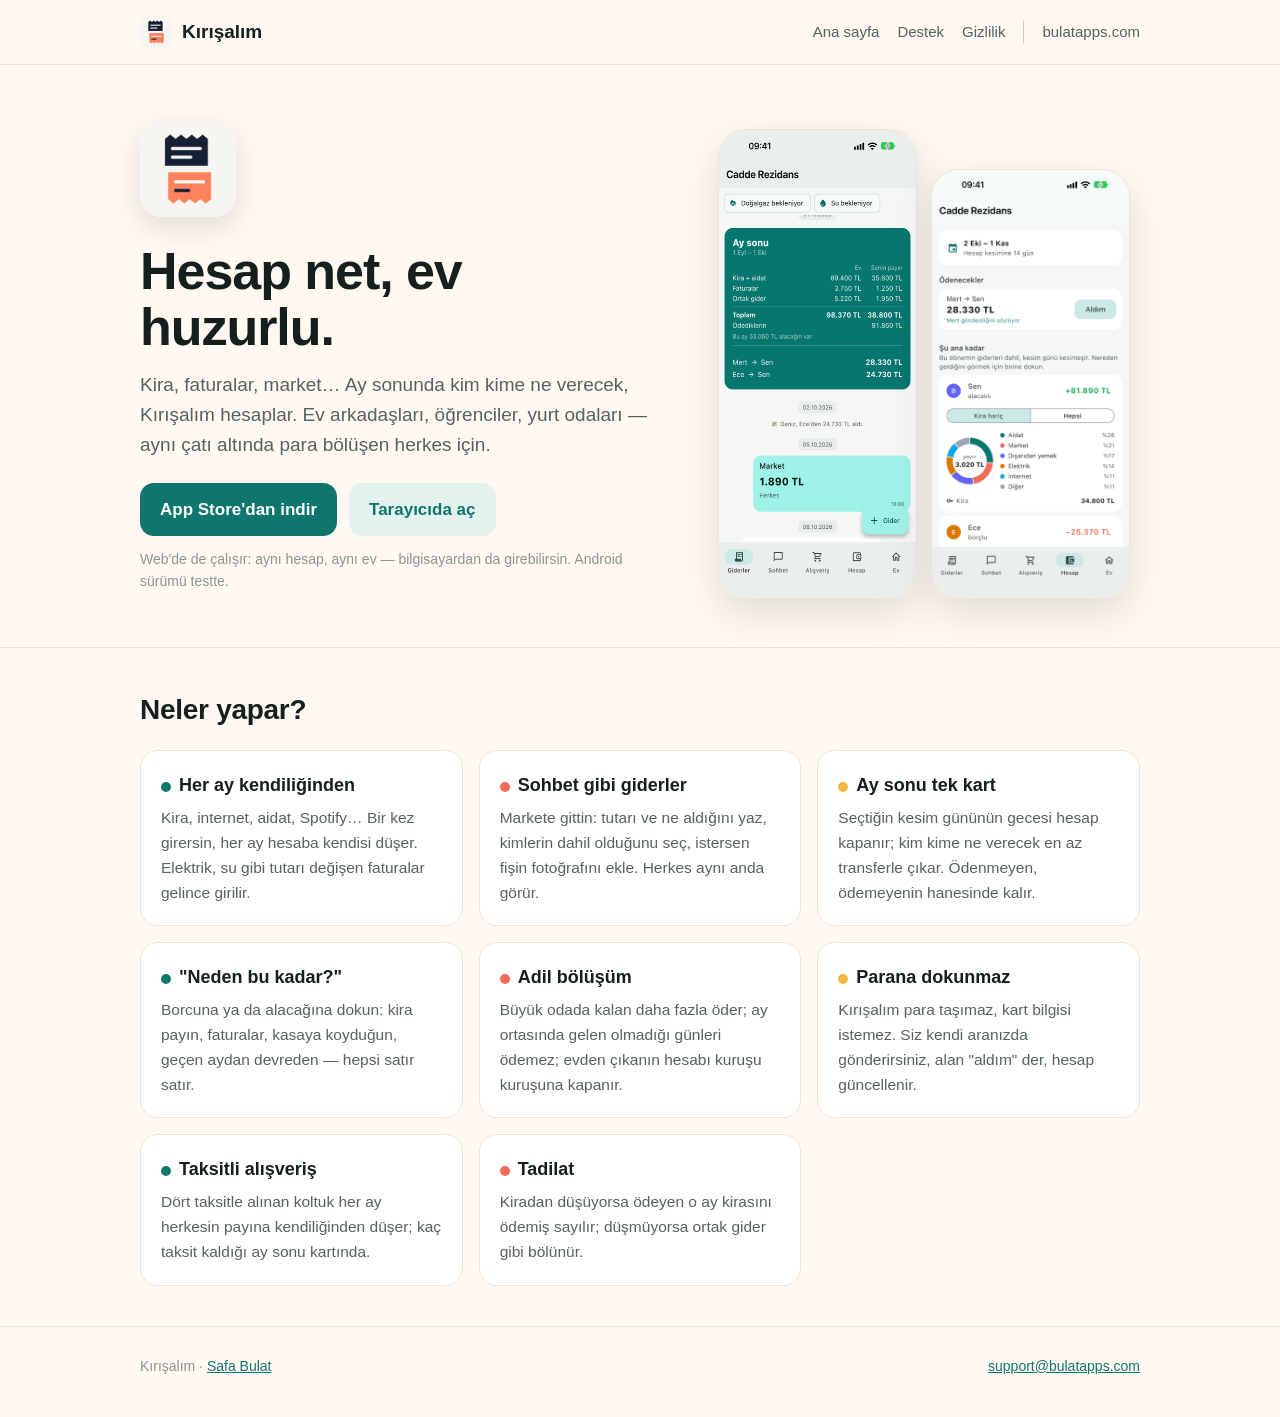
<file: index.html>
<!doctype html>
<html lang="tr">
<head>
<meta charset="utf-8">
<meta name="viewport" content="width=device-width, initial-scale=1">
<meta name="darkreader-lock">
<meta name="apple-itunes-app" content="app-id=6816543150">
<title>Kırışalım — ev arkadaşları için ortak hesap</title>
<meta name="description" content="Kira, faturalar, market… Ay sonunda kim kime ne verecek, Kırışalım hesaplar. Ev arkadaşları, öğrenciler ve yurt odaları için.">
<meta property="og:title" content="Kırışalım — ev arkadaşları için ortak hesap">
<meta property="og:description" content="Kira, faturalar, market… Ay sonunda kim kime ne verecek, Kırışalım hesaplar.">
<meta property="og:type" content="website">
<meta property="og:url" content="https://kirisalim.bulatapps.com/">
<meta property="og:locale" content="tr_TR">
<meta property="og:image" content="https://kirisalim.bulatapps.com/img/og.png">
<meta property="og:image:width" content="1200">
<meta property="og:image:height" content="630">
<meta name="twitter:card" content="summary_large_image">
<link rel="canonical" href="https://kirisalim.bulatapps.com/">
<script type="application/ld+json">
{"@context":"https://schema.org","@type":"SoftwareApplication","name":"Kırışalım","alternateName":"Kırışalım: Ev Hesabı",
"applicationCategory":"FinanceApplication","operatingSystem":"iOS, Android, Web","inLanguage":["tr","en"],
"description":"Ev arkadaşları için ortak hesap: kira ve faturalar her ay kendiliğinden düşer, market sohbet gibi girilir, ay sonunda kim kime ne verecek hesaplanır.",
"url":"https://kirisalim.bulatapps.com/","installUrl":"https://apps.apple.com/app/apple-store/id6816543150?pt=129311175&ct=site-jsonld&mt=8",
"sameAs":["https://apps.apple.com/app/id6816543150"],"image":"https://kirisalim.bulatapps.com/img/og.png","author":{"@type":"Person","name":"Safa Bulat"}}
</script>
<link rel="icon" href="img/icon.png">
<link rel="stylesheet" href="style.css">
</head>
<body>
<header><div class="wrap"><a class="wordmark" href="./"><img src="img/icon.png" alt="">Kırışalım</a><nav><a href="./">Ana sayfa</a><a href="support.html">Destek</a><a href="privacy.html">Gizlilik</a><a class="hub" href="https://bulatapps.com/">bulatapps.com</a></nav></div></header>
<main>
<div class="wrap hero">
  <div>
    <img class="icon" src="img/icon.png" alt="Kırışalım simgesi">
    <h1>Hesap net, ev huzurlu.</h1>
    <p class="lede">Kira, faturalar, market… Ay sonunda kim kime ne verecek, Kırışalım hesaplar. Ev arkadaşları, öğrenciler, yurt odaları — aynı çatı altında para bölüşen herkes için.</p>
    <div class="btns">
      <a class="btn" href="https://apps.apple.com/app/apple-store/id6816543150?pt=129311175&amp;ct=site&amp;mt=8">App Store'dan indir</a>
      <a class="btn ghost" href="https://web.kirisalim.bulatapps.com/">Tarayıcıda aç</a>
    </div>
    <p class="note">Web'de de çalışır: aynı hesap, aynı ev — bilgisayardan da girebilirsin. Android sürümü testte.</p>
  </div>
  <div class="phones">
    <img src="img/aysonu.png" alt="Ay sonu kartı: evin toplamı, kişinin payı ve kim kime ne verecek">
    <img src="img/doku.png" alt="Hesap ekranı: ödenecekler, kimin alacaklı kimin borçlu olduğu ve harcama dağılımı">
  </div>
</div>

<section>
  <div class="wrap">
    <h2>Neler yapar?</h2>
    <div class="grid">
      <div class="card"><h3><span class="dot" style="background:var(--teal)"></span>Her ay kendiliğinden</h3>
        <p>Kira, internet, aidat, Spotify… Bir kez girersin, her ay hesaba kendisi düşer. Elektrik, su gibi tutarı değişen faturalar gelince girilir.</p></div>
      <div class="card"><h3><span class="dot" style="background:var(--coral)"></span>Sohbet gibi giderler</h3>
        <p>Markete gittin: tutarı ve ne aldığını yaz, kimlerin dahil olduğunu seç, istersen fişin fotoğrafını ekle. Herkes aynı anda görür.</p></div>
      <div class="card"><h3><span class="dot" style="background:var(--gold)"></span>Ay sonu tek kart</h3>
        <p>Seçtiğin kesim gününün gecesi hesap kapanır; kim kime ne verecek en az transferle çıkar. Ödenmeyen, ödemeyenin hanesinde kalır.</p></div>
      <div class="card"><h3><span class="dot" style="background:var(--teal)"></span>"Neden bu kadar?"</h3>
        <p>Borcuna ya da alacağına dokun: kira payın, faturalar, kasaya koyduğun, geçen aydan devreden — hepsi satır satır.</p></div>
      <div class="card"><h3><span class="dot" style="background:var(--coral)"></span>Adil bölüşüm</h3>
        <p>Büyük odada kalan daha fazla öder; ay ortasında gelen olmadığı günleri ödemez; evden çıkanın hesabı kuruşu kuruşuna kapanır.</p></div>
      <div class="card"><h3><span class="dot" style="background:var(--gold)"></span>Parana dokunmaz</h3>
        <p>Kırışalım para taşımaz, kart bilgisi istemez. Siz kendi aranızda gönderirsiniz, alan "aldım" der, hesap güncellenir.</p></div>
      <div class="card"><h3><span class="dot" style="background:var(--teal)"></span>Taksitli alışveriş</h3>
        <p>Dört taksitle alınan koltuk her ay herkesin payına kendiliğinden düşer; kaç taksit kaldığı ay sonu kartında.</p></div>
      <div class="card"><h3><span class="dot" style="background:var(--coral)"></span>Tadilat</h3>
        <p>Kiradan düşüyorsa ödeyen o ay kirasını ödemiş sayılır; düşmüyorsa ortak gider gibi bölünür.</p></div>
    </div>
  </div>
</section>
</main>
<footer><div class="wrap"><span>Kırışalım · <a href="https://bulatapps.com/">Safa Bulat</a></span><span><a href="mailto:support@bulatapps.com">support@bulatapps.com</a></span></div></footer>
</body>
</html>
</file>
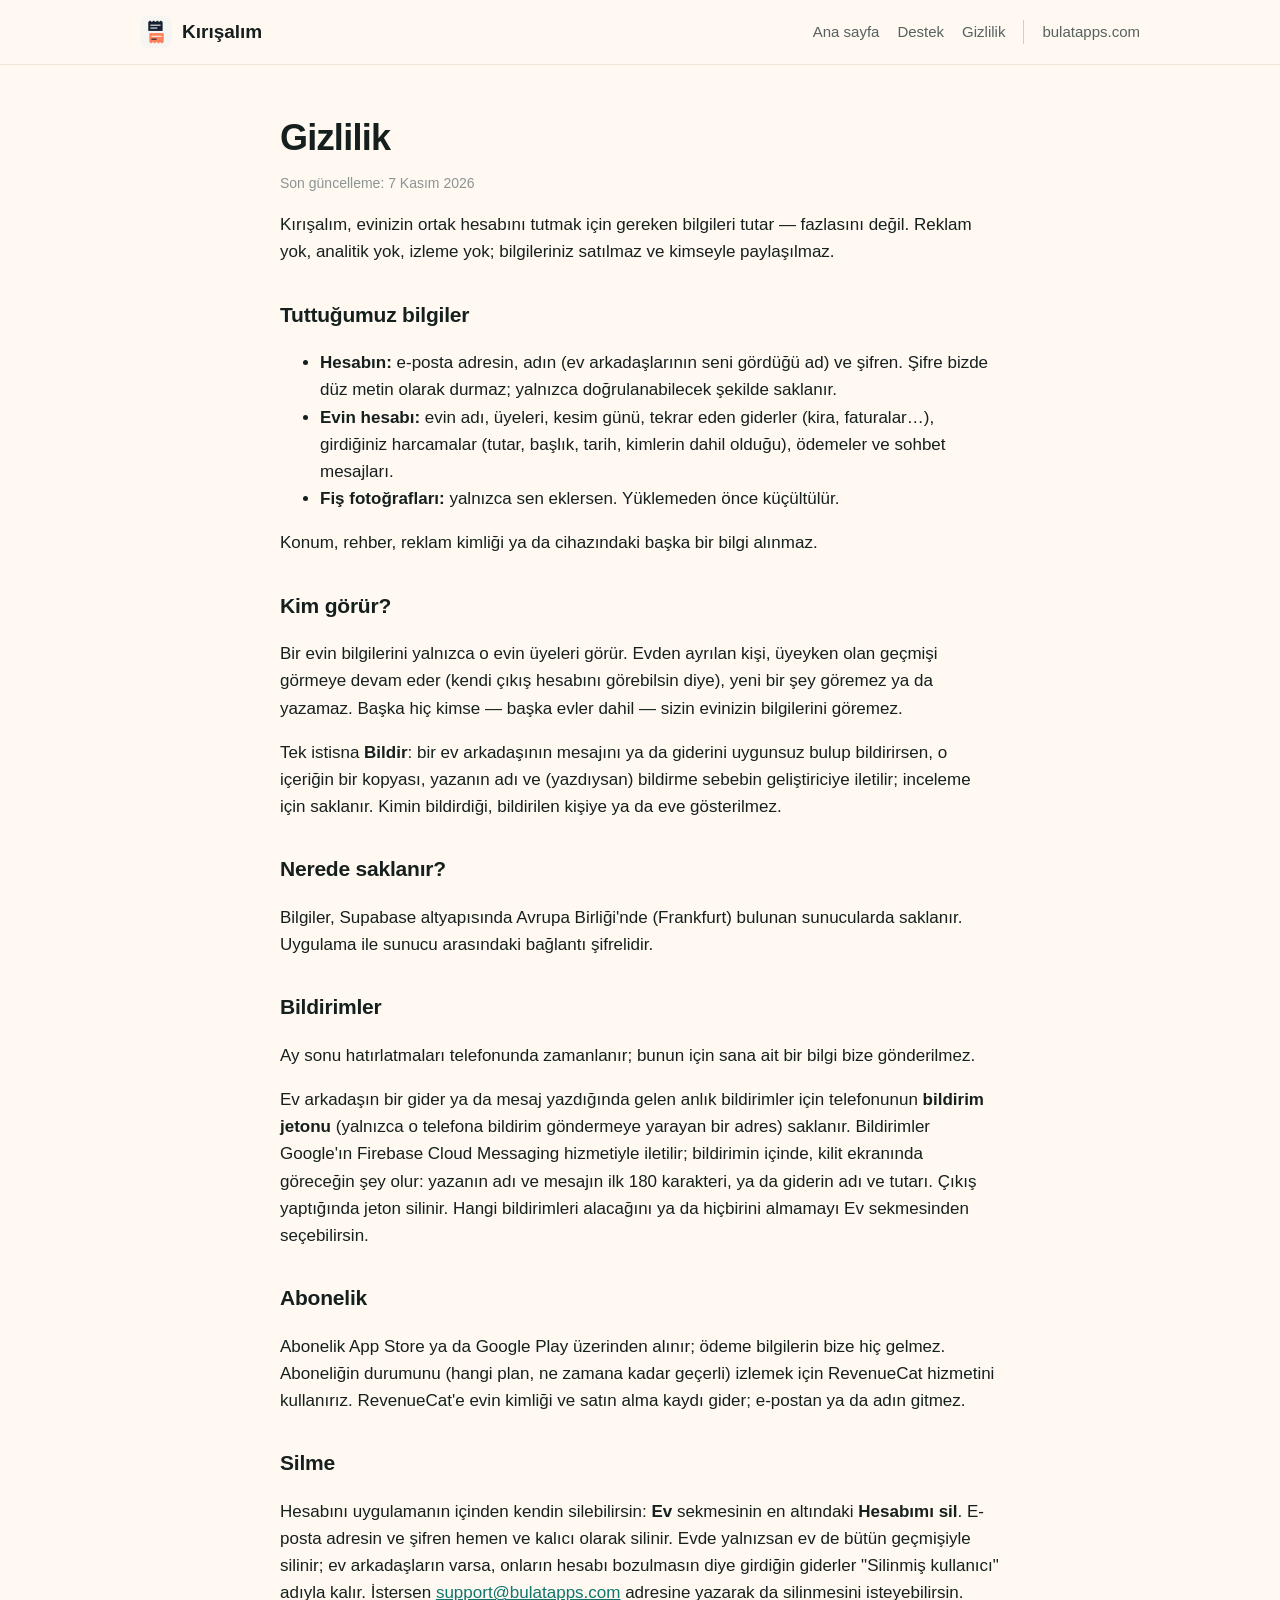
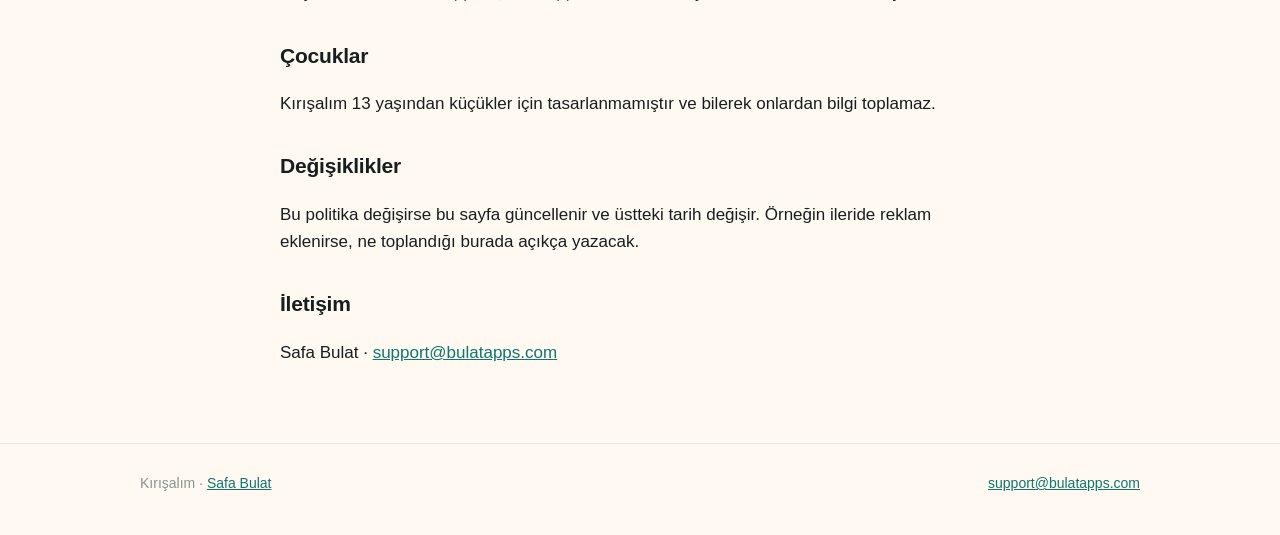
<file: privacy.html>
<!doctype html>
<html lang="tr">
<head>
<meta charset="utf-8">
<meta name="viewport" content="width=device-width, initial-scale=1">
<meta name="darkreader-lock">
<meta name="apple-itunes-app" content="app-id=6816543150">
<title>Kırışalım — gizlilik</title>
<meta name="description" content="Kırışalım hangi bilgileri tutar, kim görür, nasıl silinir.">
<meta property="og:title" content="Kırışalım — gizlilik">
<meta property="og:description" content="Kırışalım hangi bilgileri tutar, kim görür, nasıl silinir.">
<meta property="og:type" content="website">
<meta property="og:url" content="https://kirisalim.bulatapps.com/privacy.html">
<meta property="og:locale" content="tr_TR">
<meta property="og:image" content="https://kirisalim.bulatapps.com/img/og.png">
<meta property="og:image:width" content="1200">
<meta property="og:image:height" content="630">
<link rel="icon" href="img/icon.png">
<link rel="canonical" href="https://kirisalim.bulatapps.com/privacy.html">
<link rel="stylesheet" href="style.css">
</head>
<body>
<header><div class="wrap"><a class="wordmark" href="./"><img src="img/icon.png" alt="">Kırışalım</a><nav><a href="./">Ana sayfa</a><a href="support.html">Destek</a><a href="privacy.html">Gizlilik</a><a class="hub" href="https://bulatapps.com/">bulatapps.com</a></nav></div></header>
<div class="wrap doc">
  <h1>Gizlilik</h1>
  <p class="updated">Son güncelleme: 7 Kasım 2026</p>
  <p>Kırışalım, evinizin ortak hesabını tutmak için gereken bilgileri tutar — fazlasını değil. Reklam yok, analitik yok, izleme yok; bilgileriniz satılmaz ve kimseyle paylaşılmaz.</p>

  <h2>Tuttuğumuz bilgiler</h2>
  <ul>
    <li><b>Hesabın:</b> e-posta adresin, adın (ev arkadaşlarının seni gördüğü ad) ve şifren. Şifre bizde düz metin olarak durmaz; yalnızca doğrulanabilecek şekilde saklanır.</li>
    <li><b>Evin hesabı:</b> evin adı, üyeleri, kesim günü, tekrar eden giderler (kira, faturalar…), girdiğiniz harcamalar (tutar, başlık, tarih, kimlerin dahil olduğu), ödemeler ve sohbet mesajları.</li>
    <li><b>Fiş fotoğrafları:</b> yalnızca sen eklersen. Yüklemeden önce küçültülür.</li>
  </ul>
  <p>Konum, rehber, reklam kimliği ya da cihazındaki başka bir bilgi alınmaz.</p>

  <h2>Kim görür?</h2>
  <p>Bir evin bilgilerini yalnızca o evin üyeleri görür. Evden ayrılan kişi, üyeyken olan geçmişi görmeye devam eder (kendi çıkış hesabını görebilsin diye), yeni bir şey göremez ya da yazamaz. Başka hiç kimse — başka evler dahil — sizin evinizin bilgilerini göremez.</p>
  <p>Tek istisna <b>Bildir</b>: bir ev arkadaşının mesajını ya da giderini uygunsuz bulup bildirirsen, o içeriğin bir kopyası, yazanın adı ve (yazdıysan) bildirme sebebin geliştiriciye iletilir; inceleme için saklanır. Kimin bildirdiği, bildirilen kişiye ya da eve gösterilmez.</p>

  <h2>Nerede saklanır?</h2>
  <p>Bilgiler, Supabase altyapısında Avrupa Birliği'nde (Frankfurt) bulunan sunucularda saklanır. Uygulama ile sunucu arasındaki bağlantı şifrelidir.</p>

  <h2>Bildirimler</h2>
  <p>Ay sonu hatırlatmaları telefonunda zamanlanır; bunun için sana ait bir bilgi bize gönderilmez.</p>
  <p>Ev arkadaşın bir gider ya da mesaj yazdığında gelen anlık bildirimler için telefonunun <b>bildirim jetonu</b> (yalnızca o telefona bildirim göndermeye yarayan bir adres) saklanır. Bildirimler Google'ın Firebase Cloud Messaging hizmetiyle iletilir; bildirimin içinde, kilit ekranında göreceğin şey olur: yazanın adı ve mesajın ilk 180 karakteri, ya da giderin adı ve tutarı. Çıkış yaptığında jeton silinir. Hangi bildirimleri alacağını ya da hiçbirini almamayı Ev sekmesinden seçebilirsin.</p>

  <h2>Abonelik</h2>
  <p>Abonelik App Store ya da Google Play üzerinden alınır; ödeme bilgilerin bize hiç gelmez. Aboneliğin durumunu (hangi plan, ne zamana kadar geçerli) izlemek için RevenueCat hizmetini kullanırız. RevenueCat'e evin kimliği ve satın alma kaydı gider; e-postan ya da adın gitmez.</p>

  <h2 id="silme">Silme</h2>
  <p>Hesabını uygulamanın içinden kendin silebilirsin: <b>Ev</b> sekmesinin en altındaki <b>Hesabımı sil</b>. E-posta adresin ve şifren hemen ve kalıcı olarak silinir. Evde yalnızsan ev de bütün geçmişiyle silinir; ev arkadaşların varsa, onların hesabı bozulmasın diye girdiğin giderler "Silinmiş kullanıcı" adıyla kalır. İstersen <a href="mailto:support@bulatapps.com">support@bulatapps.com</a> adresine yazarak da silinmesini isteyebilirsin.</p>

  <h2>Çocuklar</h2>
  <p>Kırışalım 13 yaşından küçükler için tasarlanmamıştır ve bilerek onlardan bilgi toplamaz.</p>

  <h2>Değişiklikler</h2>
  <p>Bu politika değişirse bu sayfa güncellenir ve üstteki tarih değişir. Örneğin ileride reklam eklenirse, ne toplandığı burada açıkça yazacak.</p>

  <h2>İletişim</h2>
  <p>Safa Bulat · <a href="mailto:support@bulatapps.com">support@bulatapps.com</a></p>
</div>
<footer><div class="wrap"><span>Kırışalım · <a href="https://bulatapps.com/">Safa Bulat</a></span><span><a href="mailto:support@bulatapps.com">support@bulatapps.com</a></span></div></footer>
</body>
</html>
</file>
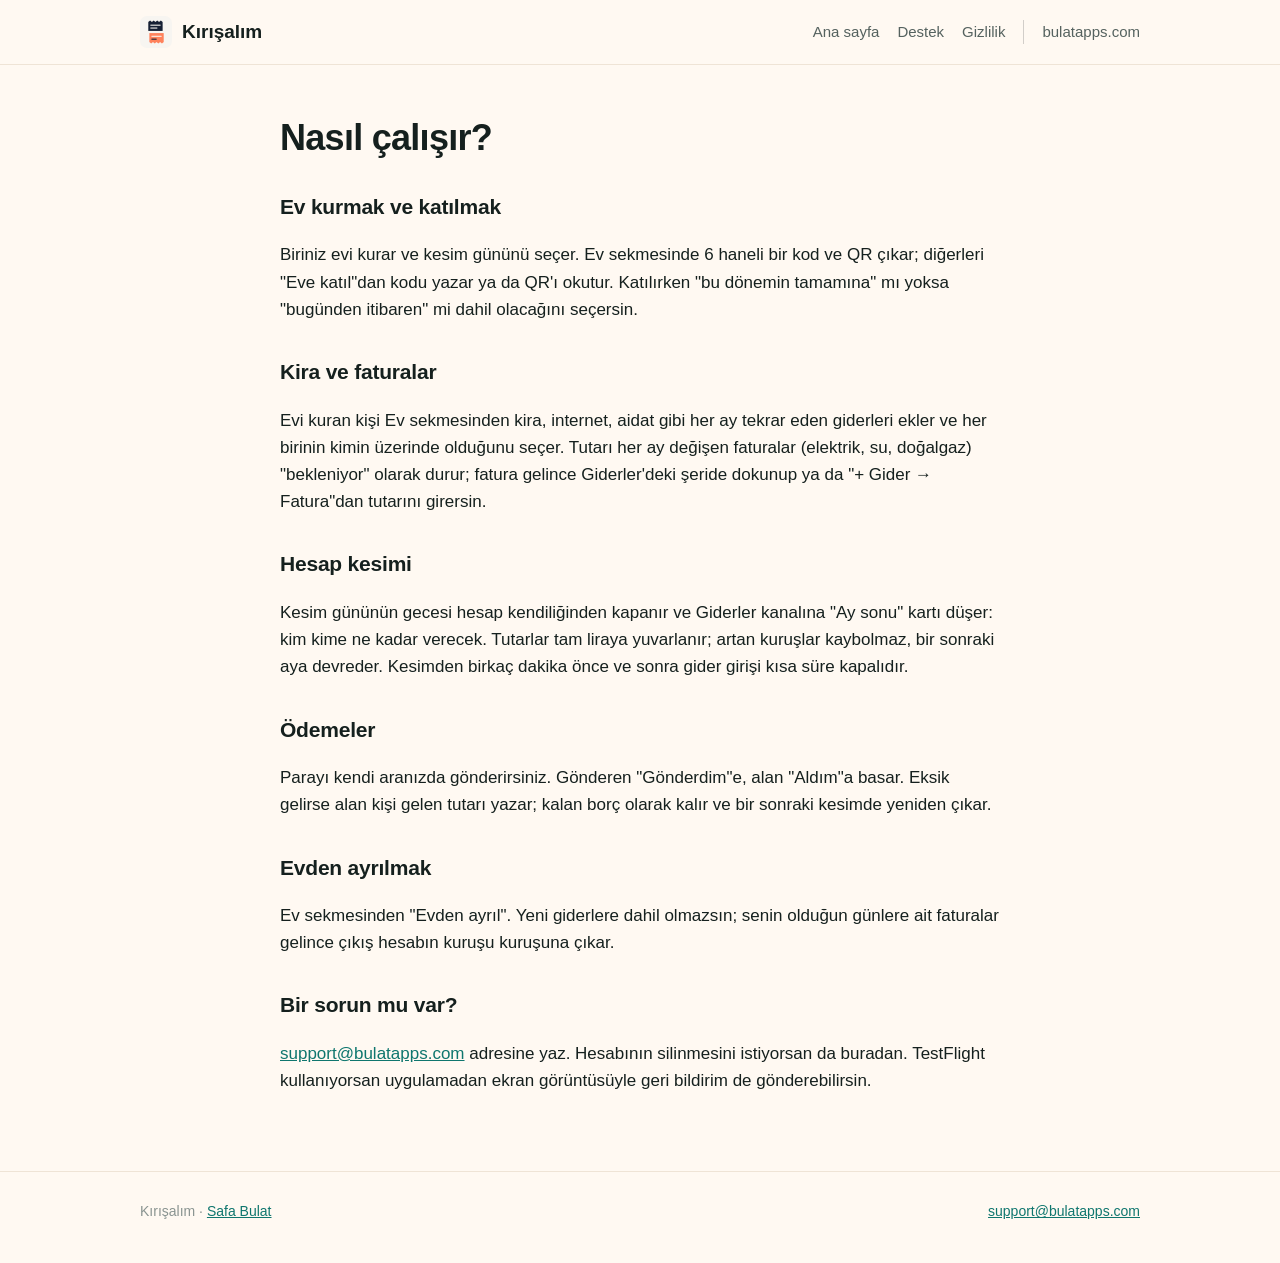
<file: support.html>
<!doctype html>
<html lang="tr">
<head>
<meta charset="utf-8">
<meta name="viewport" content="width=device-width, initial-scale=1">
<meta name="darkreader-lock">
<meta name="apple-itunes-app" content="app-id=6816543150">
<title>Kırışalım — destek</title>
<meta name="description" content="Kırışalım nasıl çalışır: ev kurmak, katılmak, hesap kesimi, ödemeler, evden ayrılmak.">
<meta property="og:title" content="Kırışalım — destek">
<meta property="og:description" content="Kırışalım nasıl çalışır: ev kurmak, katılmak, hesap kesimi, ödemeler, evden ayrılmak.">
<meta property="og:type" content="website">
<meta property="og:url" content="https://kirisalim.bulatapps.com/support.html">
<meta property="og:locale" content="tr_TR">
<meta property="og:image" content="https://kirisalim.bulatapps.com/img/og.png">
<meta property="og:image:width" content="1200">
<meta property="og:image:height" content="630">
<link rel="icon" href="img/icon.png">
<link rel="canonical" href="https://kirisalim.bulatapps.com/support.html">
<link rel="stylesheet" href="style.css">
</head>
<body>
<header><div class="wrap"><a class="wordmark" href="./"><img src="img/icon.png" alt="">Kırışalım</a><nav><a href="./">Ana sayfa</a><a href="support.html">Destek</a><a href="privacy.html">Gizlilik</a><a class="hub" href="https://bulatapps.com/">bulatapps.com</a></nav></div></header>
<div class="wrap doc">
  <h1>Nasıl çalışır?</h1>

  <h2>Ev kurmak ve katılmak</h2>
  <p>Biriniz evi kurar ve kesim gününü seçer. Ev sekmesinde 6 haneli bir kod ve QR çıkar; diğerleri "Eve katıl"dan kodu yazar ya da QR'ı okutur. Katılırken "bu dönemin tamamına" mı yoksa "bugünden itibaren" mi dahil olacağını seçersin.</p>

  <h2>Kira ve faturalar</h2>
  <p>Evi kuran kişi Ev sekmesinden kira, internet, aidat gibi her ay tekrar eden giderleri ekler ve her birinin kimin üzerinde olduğunu seçer. Tutarı her ay değişen faturalar (elektrik, su, doğalgaz) "bekleniyor" olarak durur; fatura gelince Giderler'deki şeride dokunup ya da "+ Gider → Fatura"dan tutarını girersin.</p>

  <h2>Hesap kesimi</h2>
  <p>Kesim gününün gecesi hesap kendiliğinden kapanır ve Giderler kanalına "Ay sonu" kartı düşer: kim kime ne kadar verecek. Tutarlar tam liraya yuvarlanır; artan kuruşlar kaybolmaz, bir sonraki aya devreder. Kesimden birkaç dakika önce ve sonra gider girişi kısa süre kapalıdır.</p>

  <h2>Ödemeler</h2>
  <p>Parayı kendi aranızda gönderirsiniz. Gönderen "Gönderdim"e, alan "Aldım"a basar. Eksik gelirse alan kişi gelen tutarı yazar; kalan borç olarak kalır ve bir sonraki kesimde yeniden çıkar.</p>

  <h2>Evden ayrılmak</h2>
  <p>Ev sekmesinden "Evden ayrıl". Yeni giderlere dahil olmazsın; senin olduğun günlere ait faturalar gelince çıkış hesabın kuruşu kuruşuna çıkar.</p>

  <h2>Bir sorun mu var?</h2>
  <p><a href="mailto:support@bulatapps.com">support@bulatapps.com</a> adresine yaz. Hesabının silinmesini istiyorsan da buradan. TestFlight kullanıyorsan uygulamadan ekran görüntüsüyle geri bildirim de gönderebilirsin.</p>
</div>
<footer><div class="wrap"><span>Kırışalım · <a href="https://bulatapps.com/">Safa Bulat</a></span><span><a href="mailto:support@bulatapps.com">support@bulatapps.com</a></span></div></footer>
</body>
</html>
</file>
<file: style.css>
/* Kırışalım — tanıtım sitesi. Uygulamanın renkleri: deniz yeşili, mercan, altın, krem.
   Çerçeve yok, derleme yok, dış istek yok: birkaç HTML ve bu dosya. Açık tema önce (uygulama da öyle),
   koyu tema gerçek bir tasarım. */
:root {
  --teal: #0F766E; --teal-soft: #e3f1ef; --coral: #F26B5B; --gold: #F4B63F;
  --bg: #FFF9F2; --raise: #ffffff; --line: #efe4d6; --ink: #15201e; --soft: #55625f; --faint: #8a9491;
  --radius: 18px; --page: 1040px;
}
@media (prefers-color-scheme: dark) {
  :root { --bg: #0e1413; --raise: #18211f; --line: #25302d; --ink: #eef3f2; --soft: #a6b3b0; --faint: #72807c;
          --teal: #4fd1bd; --teal-soft: #173430; }
  .btn { color: #0b1a18 }
}
* { box-sizing: border-box }
html { -webkit-text-size-adjust: 100% }
body { margin: 0; background: var(--bg); color: var(--ink); font: 17px/1.6 -apple-system, BlinkMacSystemFont, "Segoe UI", Roboto, sans-serif }
a { color: var(--teal) }
.wrap { max-width: var(--page); margin: 0 auto; padding: 0 20px }
header { border-bottom: 1px solid var(--line) }
header .wrap { display: flex; align-items: center; justify-content: space-between; height: 64px; gap: 16px }
.wordmark { display: flex; align-items: center; gap: 10px; font-weight: 800; font-size: 19px; color: var(--ink); text-decoration: none }
.wordmark img { width: 32px; height: 32px; border-radius: 22.5% }
nav { display: flex; gap: 18px; font-size: 15px }
nav a { color: var(--soft); text-decoration: none }
nav a:hover { color: var(--ink) }
.hero { display: grid; grid-template-columns: 1.1fr .9fr; gap: 40px; align-items: center; padding: 56px 20px 40px }
.hero img.icon { width: 96px; height: 96px; border-radius: 22.5%; box-shadow: 0 10px 30px rgba(0,0,0,.12) }
h1 { font-size: clamp(34px, 5vw, 52px); line-height: 1.08; margin: 18px 0 14px; letter-spacing: -.02em }
.lede { font-size: 19px; color: var(--soft); margin: 0 0 22px }
.btns { display: flex; gap: 12px; flex-wrap: wrap }
.btn { display: inline-block; padding: 13px 20px; border-radius: 14px; background: var(--teal); color: #fff; font-weight: 700; text-decoration: none }
.btn.ghost { background: var(--teal-soft); color: var(--teal) }
.note { font-size: 14px; color: var(--faint); margin-top: 12px }
.phones { display: flex; gap: 14px; justify-content: center }
.phones img { width: 46%; max-width: 230px; border-radius: 28px; border: 1px solid var(--line); box-shadow: 0 14px 40px rgba(0,0,0,.12) }
.phones img:nth-child(2) { margin-top: 40px }
section { padding: 40px 0; border-top: 1px solid var(--line) }
h2 { font-size: 28px; margin: 0 0 18px; letter-spacing: -.01em }
.grid { display: grid; grid-template-columns: repeat(auto-fit, minmax(240px, 1fr)); gap: 16px }
.card { background: var(--raise); border: 1px solid var(--line); border-radius: var(--radius); padding: 20px }
.card h3 { margin: 0 0 6px; font-size: 18px }
.card p { margin: 0; color: var(--soft); font-size: 15.5px }
.dot { display: inline-block; width: 10px; height: 10px; border-radius: 50%; margin-right: 8px; vertical-align: middle }
.doc { max-width: 760px; padding-top: 36px; padding-bottom: 60px }
.doc h1 { font-size: 36px }
.doc h2 { font-size: 21px; margin-top: 32px }
.updated { color: var(--faint); font-size: 14px }
footer { border-top: 1px solid var(--line); padding: 28px 0 40px; color: var(--faint); font-size: 14px }
footer .wrap { display: flex; justify-content: space-between; gap: 12px; flex-wrap: wrap }
.code { font: 800 44px/1 ui-monospace, SFMono-Regular, Menlo, monospace; letter-spacing: 8px; color: var(--teal);
        background: var(--raise); border: 1px solid var(--line); border-radius: var(--radius); padding: 22px; text-align: center; margin: 18px 0 }
@media (max-width: 760px) {
  .hero { grid-template-columns: 1fr; padding-top: 32px }
  nav { gap: 12px }
}

/* bulatapps.com — the way out to the other apps. Last in the nav, set off by a hairline, and the one
   link that stays when the nav folds away on a phone: a visitor who came for this app is the one
   who has not seen the others yet. */
header nav a.hub { padding-left: 18px; border-left: 1px solid rgba(127,127,127,.35); }
@media (max-width: 760px) { header nav a.hub { padding-left: 12px } }
</file>
